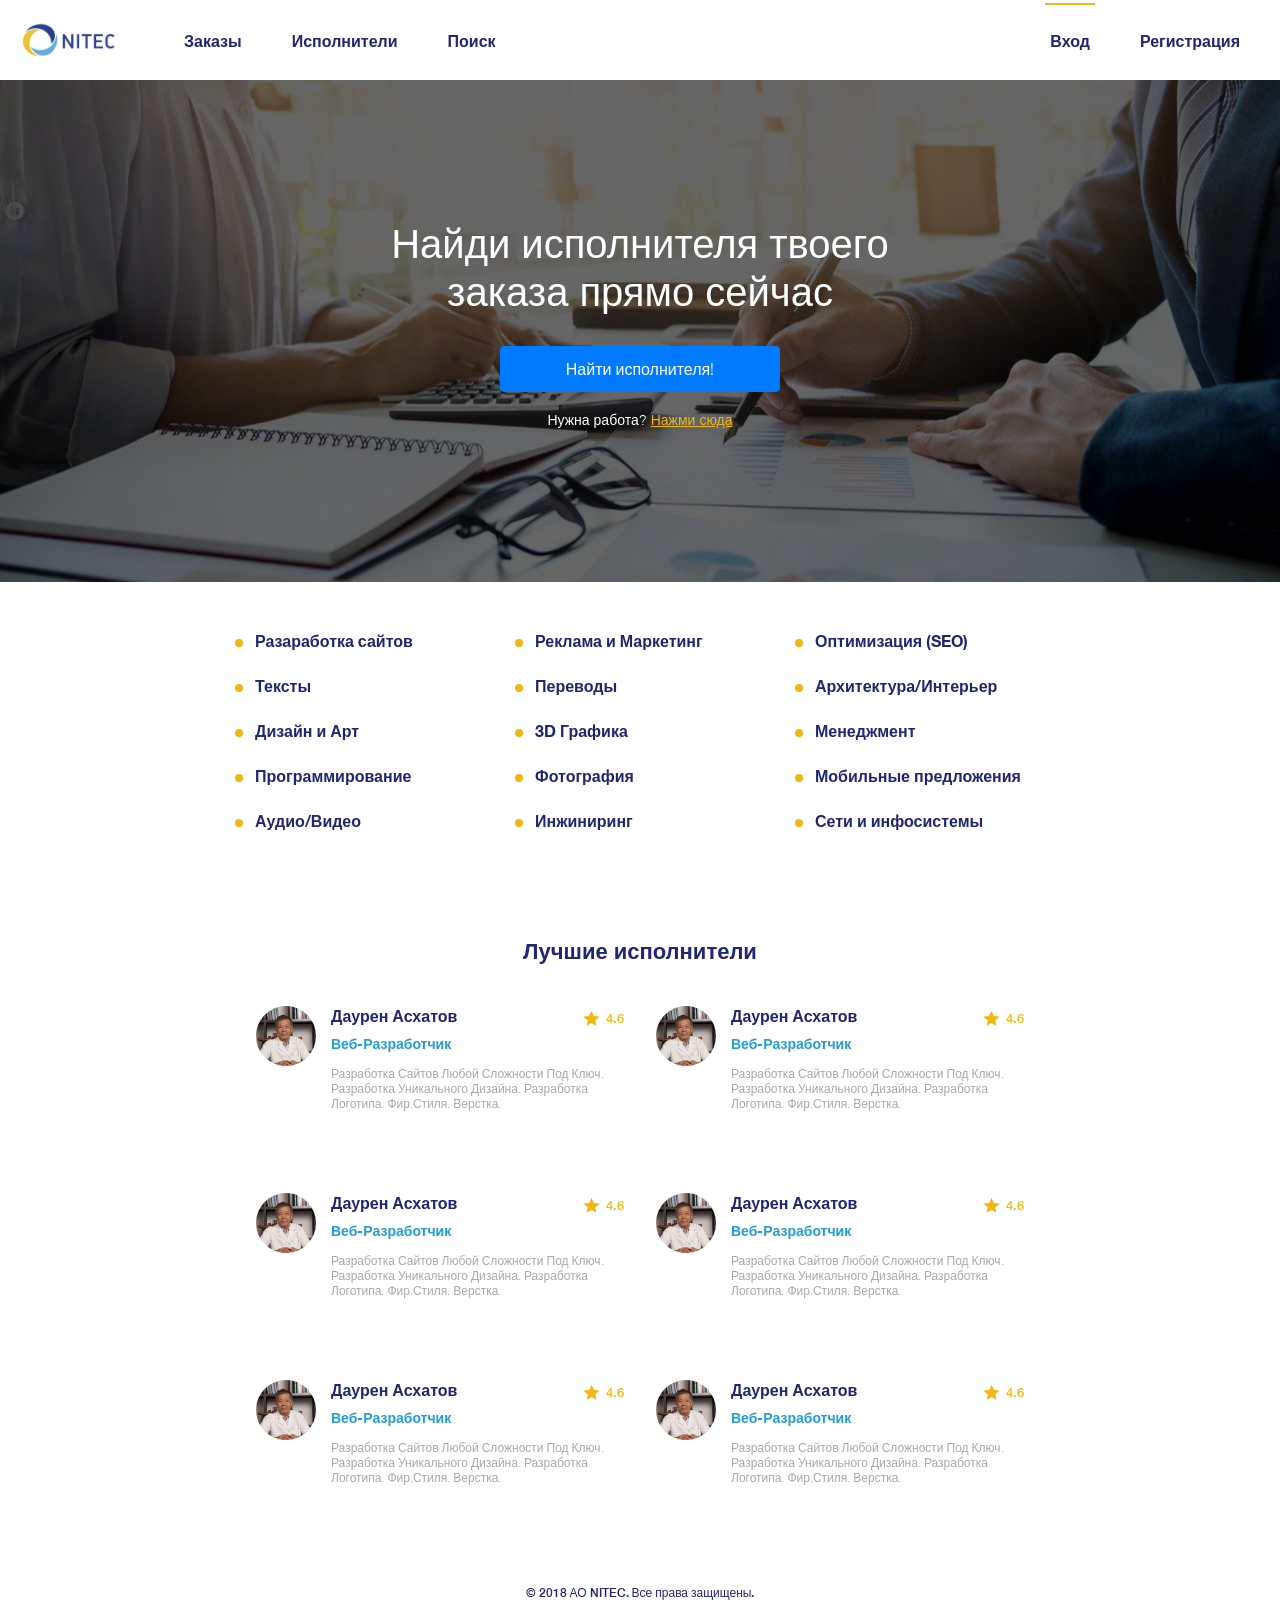
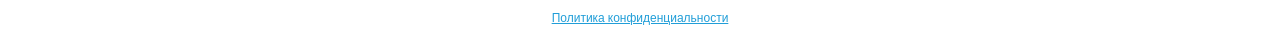
<file: index.html>
<!DOCTYPE html>
<html lang="en">
  <head>
    <meta charset="utf-8">
    <meta name="viewport" content="width=device-width, initial-scale=1, shrink-to-fit=no">
    <meta http-equiv="x-ua-compatible" content="ie=edge">
    <meta name="description" content="Клиника традиционной китайской медицины JENSIN. Лечение болезней сердечно-сосудистой системы и других внутренних органов">
    <meta name="keywords" content="лечение в китае, лечение в китае отзывы, традиционная китайская медицина, стоимость лечения, лечение грыжи, лечение суставов, госпитали китай лечение, иглотерапия, китай клиники лечение, китай лечебный тур, лечение детей, методы лечения китая">
    <meta name="author" content="Elefanto.kz">

    <title>Nitec</title>
    <link rel="shortcut icon" href="favicon.ico">

    <!-- build:css -->
    <link rel="stylesheet" href="assets/css/main.css">
    <!-- endbuild -->

  </head>

  <body>

    <nav class="navbar navbar-expand-lg">
      <div class="container">
        <a class="navbar-brand" href="/"><img src="./assets/img/logo.png" alt="Logo"></a>
        <button class="navbar-toggler" type="button" data-toggle="collapse" data-target="#navbarSupportedContent" aria-controls="navbarSupportedContent" aria-expanded="false" aria-label="Toggle navigation">
          <span class="navbar-toggler-icon">
             <span class="navbar-toggler-icon-line"></span>
          </span>
        </button>

        <div class="collapse navbar-collapse" id="navbarSupportedContent">
          <ul class="navbar-nav nav-left mr-auto">
            <li class="nav-item">
              <a class="nav-link" href="#section-advantages">Заказы</a>
            </li>
            <li class="nav-item">
              <a class="nav-link" href="#section-methods">Исполнители</a>
            </li>
            <li class="nav-item">
              <a class="nav-link" href="#section-guarantees">Поиск</a>
            </li>
          </ul>
          <ul class="navbar-nav nav-right">
            <li class="nav-item">
              <a class="nav-link active" href="#section-methods">Вход</a>
            </li>
            <li class="nav-item">
              <a class="nav-link" href="#section-guarantees">Регистрация</a>
            </li>
          </ul>
        </div>
      </div>
    </nav>


    <section class="section-main">
        <div class="container">
            <h1 class="mx-auto">Найди исполнителя твоего заказа прямо сейчас</h1>

            <a class="btn btn-primary mx-auto mt-5" style="width: 28rem" href="publish_project.html">Найти исполнителя!</a>

            <p class="mt-4">Нужна работа? <a href="#" class="underline">Нажми сюда</a></p>
        </div>
    </section>

    <section class="section-tasks-specification mx-auto">
        <div class="container">
            <h2>Спецификация задач</h2>

            <ul class="row">
                <li class="col-md-4 col-sm-6">Разаработка сайтов</li>
                <li class="col-md-4 col-sm-6">Реклама и Маркетинг</li>
                <li class="col-md-4 col-sm-6">Оптимизация (SEO)</li>
                <li class="col-md-4 col-sm-6">Тексты</li>
                <li class="col-md-4 col-sm-6">Переводы</li>
                <li class="col-md-4 col-sm-6">Архитектура/Интерьер</li>
                <li class="col-md-4 col-sm-6">Дизайн и Арт</li>
                <li class="col-md-4 col-sm-6">3D Графика</li>
                <li class="col-md-4 col-sm-6">Менеджмент</li>
                <li class="col-md-4 col-sm-6">Программирование</li>
                <li class="col-md-4 col-sm-6">Фотография</li>
                <li class="col-md-4 col-sm-6">Мобильные предложения</li>
                <li class="col-md-4 col-sm-6">Аудио/Видео</li>
                <li class="col-md-4 col-sm-6">Инжиниринг</li>
                <li class="col-md-4 col-sm-6">Сети и инфосистемы</li>
            </ul>
        </div>
    </section>

    <section class="section-best-performers mx-auto">
        <div class="container">
            <h2>Лучшие исполнители</h2>

            <ul class="row">
                <li class="col-md-6">
                    <div class="performer-img" style="background-image: url(assets/img/doctor.1.jpg)"></div>

                    <div class="performer-inf">
                        <div class="d-flex justify-content-between">
                            <h4>Даурен Асхатов</h4>
                            <div class="rate">4.6</div>
                        </div>
                        <p class="position">Веб-Разработчик</p>
                        <p class="description">
                            Разработка Сайтов Любой Сложности Под Ключ. Разработка Уникального Дизайна. Разработка Логотипа. Фир.Стиля. Верстка.
                        </p>
                    </div>
                </li>
                <li class="col-md-6">
                    <div class="performer-img" style="background-image: url(assets/img/doctor.1.jpg)"></div>

                    <div class="performer-inf">
                        <div class="d-flex justify-content-between">
                            <h4>Даурен Асхатов</h4>
                            <div class="rate">4.6</div>
                        </div>
                        <p class="position">Веб-Разработчик</p>
                        <p class="description">
                            Разработка Сайтов Любой Сложности Под Ключ. Разработка Уникального Дизайна. Разработка Логотипа. Фир.Стиля. Верстка.
                        </p>
                    </div>
                </li>
                <li class="col-md-6">
                    <div class="performer-img" style="background-image: url(assets/img/doctor.1.jpg)"></div>

                    <div class="performer-inf">
                        <div class="d-flex justify-content-between">
                            <h4>Даурен Асхатов</h4>
                            <div class="rate">4.6</div>
                        </div>
                        <p class="position">Веб-Разработчик</p>
                        <p class="description">
                            Разработка Сайтов Любой Сложности Под Ключ. Разработка Уникального Дизайна. Разработка Логотипа. Фир.Стиля. Верстка.
                        </p>
                    </div>
                </li>
                <li class="col-md-6">
                    <div class="performer-img" style="background-image: url(assets/img/doctor.1.jpg)"></div>

                    <div class="performer-inf">
                        <div class="d-flex justify-content-between">
                            <h4>Даурен Асхатов</h4>
                            <div class="rate">4.6</div>
                        </div>
                        <p class="position">Веб-Разработчик</p>
                        <p class="description">
                            Разработка Сайтов Любой Сложности Под Ключ. Разработка Уникального Дизайна. Разработка Логотипа. Фир.Стиля. Верстка.
                        </p>
                    </div>
                </li>
                <li class="col-md-6">
                    <div class="performer-img" style="background-image: url(assets/img/doctor.1.jpg)"></div>

                    <div class="performer-inf">
                        <div class="d-flex justify-content-between">
                            <h4>Даурен Асхатов</h4>
                            <div class="rate">4.6</div>
                        </div>
                        <p class="position">Веб-Разработчик</p>
                        <p class="description">
                            Разработка Сайтов Любой Сложности Под Ключ. Разработка Уникального Дизайна. Разработка Логотипа. Фир.Стиля. Верстка.
                        </p>
                    </div>
                </li>
                <li class="col-md-6">
                    <div class="performer-img" style="background-image: url(assets/img/doctor.1.jpg)"></div>

                    <div class="performer-inf">
                        <div class="d-flex justify-content-between">
                            <h4>Даурен Асхатов</h4>
                            <div class="rate">4.6</div>
                        </div>
                        <p class="position">Веб-Разработчик</p>
                        <p class="description">
                            Разработка Сайтов Любой Сложности Под Ключ. Разработка Уникального Дизайна. Разработка Логотипа. Фир.Стиля. Верстка.
                        </p>
                    </div>
                </li>
            </ul>
        </div>
    </section>

    <footer>
      <div class="container">
        <p class="mb-0">© 2018 АО NITEC. Все права защищены.</p>
        <a href="#" class="underline">Политика конфиденциальности</a>
      </div>
    </footer>

    <!-- build:js -->
    <script src="assets/js/main.js"></script>
     <!-- endbuild -->
  </body>

</html>
</file>
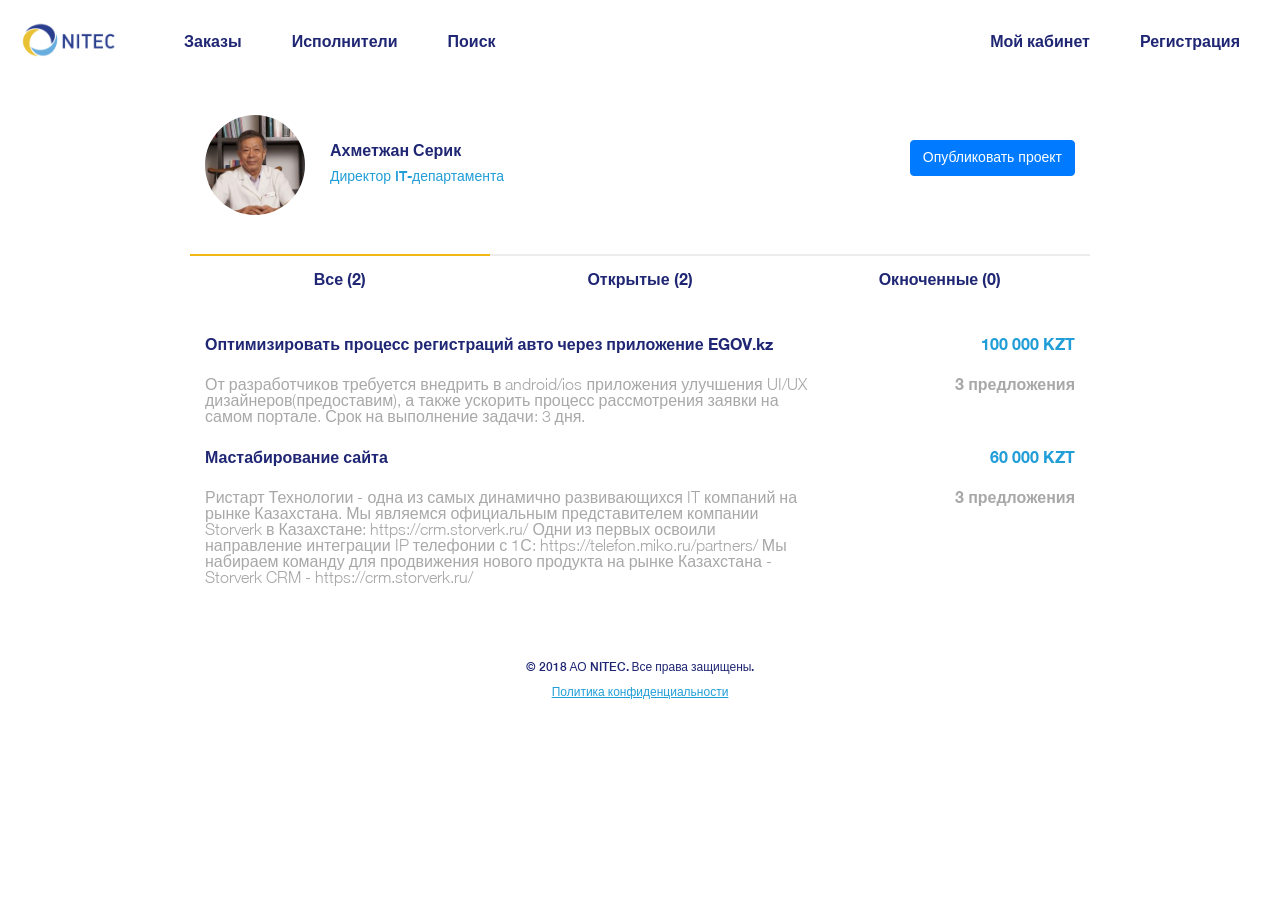
<file: my_profile.html>
<!DOCTYPE html>
<html lang="en">
  <head>
    <meta charset="utf-8">
    <meta name="viewport" content="width=device-width, initial-scale=1, shrink-to-fit=no">
    <meta http-equiv="x-ua-compatible" content="ie=edge">
    <meta name="description" content="Клиника традиционной китайской медицины JENSIN. Лечение болезней сердечно-сосудистой системы и других внутренних органов">
    <meta name="keywords" content="лечение в китае, лечение в китае отзывы, традиционная китайская медицина, стоимость лечения, лечение грыжи, лечение суставов, госпитали китай лечение, иглотерапия, китай клиники лечение, китай лечебный тур, лечение детей, методы лечения китая">
    <meta name="author" content="Elefanto.kz">

    <title>Nitec</title>
    <link rel="shortcut icon" href="favicon.ico">

    <!-- build:css -->
    <link rel="stylesheet" href="assets/css/main.css">
    <!-- endbuild -->

  </head>

  <body>

    <nav class="navbar navbar-expand-lg">
      <div class="container">
        <a class="navbar-brand" href="/"><img src="./assets/img/logo.png" alt="Logo"></a>
        <button class="navbar-toggler" type="button" data-toggle="collapse" data-target="#navbarSupportedContent" aria-controls="navbarSupportedContent" aria-expanded="false" aria-label="Toggle navigation">
          <span class="navbar-toggler-icon">
             <span class="navbar-toggler-icon-line"></span>
          </span>
        </button>

        <div class="collapse navbar-collapse" id="navbarSupportedContent">
          <ul class="navbar-nav nav-left mr-auto">
            <li class="nav-item">
              <a class="nav-link" href="#section-advantages">Заказы</a>
            </li>
            <li class="nav-item">
              <a class="nav-link" href="#section-methods">Исполнители</a>
            </li>
            <li class="nav-item">
              <a class="nav-link" href="#section-guarantees">Поиск</a>
            </li>
          </ul>
          <ul class="navbar-nav nav-right">
            <li class="nav-item">
              <a class="nav-link" href="my_profile.html">Мой кабинет</a>
            </li>
            <li class="nav-item">
              <a class="nav-link" href="#section-guarantees">Регистрация</a>
            </li>
          </ul>
        </div>
      </div>
    </nav>

    <section class="section-profile mx-auto">
        <div class="container">
            <div class="profile-info">
                <div class="profile-img d-inline-block" style="background-image: url(assets/img/doctor.1.jpg)"></div>

                <div style="padding: 2.5rem;">
                    <h4>Ахметжан Серик</h4>
                    <p style="font-size: 1.4rem; color: #219ed8; font-weight: 500;">Директор IT-департамента</p>
                </div>

                <a href="#" class="btn btn-primary ml-auto" style="height: 3.6rem; padding: 0.6rem 1.2rem; font-size: 1.4rem; font-weight: 500; margin-top: 2.5rem;">Опубликовать проект</a>
            </div>

            <div class="profile-tabs my-5 row">
                <a class="active col-4" href="#">Все (2)</a>
                <a class="col-4" href="#">Открытые (2)</a>
                <a class="col-4" href="#">Окноченные (0)</a>
            </div>

            <div class="profile-projects">
               <div class="project mb-3">
                   <div class="d-flex mb-3">
                       <a href="project_page.html" style="color: #1f2673; font-weight: bold; max-width: 70%;">Оптимизировать процесс регистраций авто через приложение EGOV.kz</a>

                       <p class="ml-auto" style="color: #219ed8; font-weight: bold;">100 000 KZT</p>
                   </div>
                   
                   <div class="d-flex">
                       <p style="line-height: 1.6rem;  max-width: 70%;">
                           От разработчиков требуется внедрить в android/ios приложения улучшения UI/UX дизайнеров(предоставим), а также ускорить процесс рассмотрения заявки на самом портале. Срок на выполнение задачи: 3 дня.
                       </p>

                       <p class="ml-auto" style="font-weight: bold; line-height: 1.6rem;">3 предложения</p>
                   </div>
               </div> 

               <div class="project mb-3">
                   <div class="d-flex mb-3">
                       <a href="project_page.html" style="color: #1f2673; font-weight: bold; max-width: 70%;">Мастабирование сайта</a>

                       <p class="ml-auto" style="color: #219ed8; font-weight: bold;">60 000 KZT</p>
                   </div>
                   
                   <div class="d-flex">
                       <p style="line-height: 1.6rem;  max-width: 70%;">
                           Ристарт Технологии - одна из самых динамично развивающихся IT компаний на рынке Казахстана. Мы являемся официальным представителем компании Storverk в Казахстане: https://crm.storverk.ru/ Одни из первых освоили направление интеграции IP телефонии с 1С: https://telefon.miko.ru/partners/ Мы набираем команду для продвижения нового продукта на рынке Казахстана - Storverk CRM - https://crm.storverk.ru/
                       </p>

                       <p class="ml-auto" style="font-weight: bold; line-height: 1.6rem;">3 предложения</p>
                   </div>
               </div> 
            </div>
        </div>
    </section>
    <footer id="section-contacts">
      <div class="container">
        <p class="mb-0">© 2018 АО NITEC. Все права защищены.</p>
        <a href="#" class="underline">Политика конфиденциальности</a>
      </div>
    </footer>

    <!-- build:js -->
    <script src="assets/js/main.js"></script>
     <!-- endbuild -->
  </body>

</html>
</file>
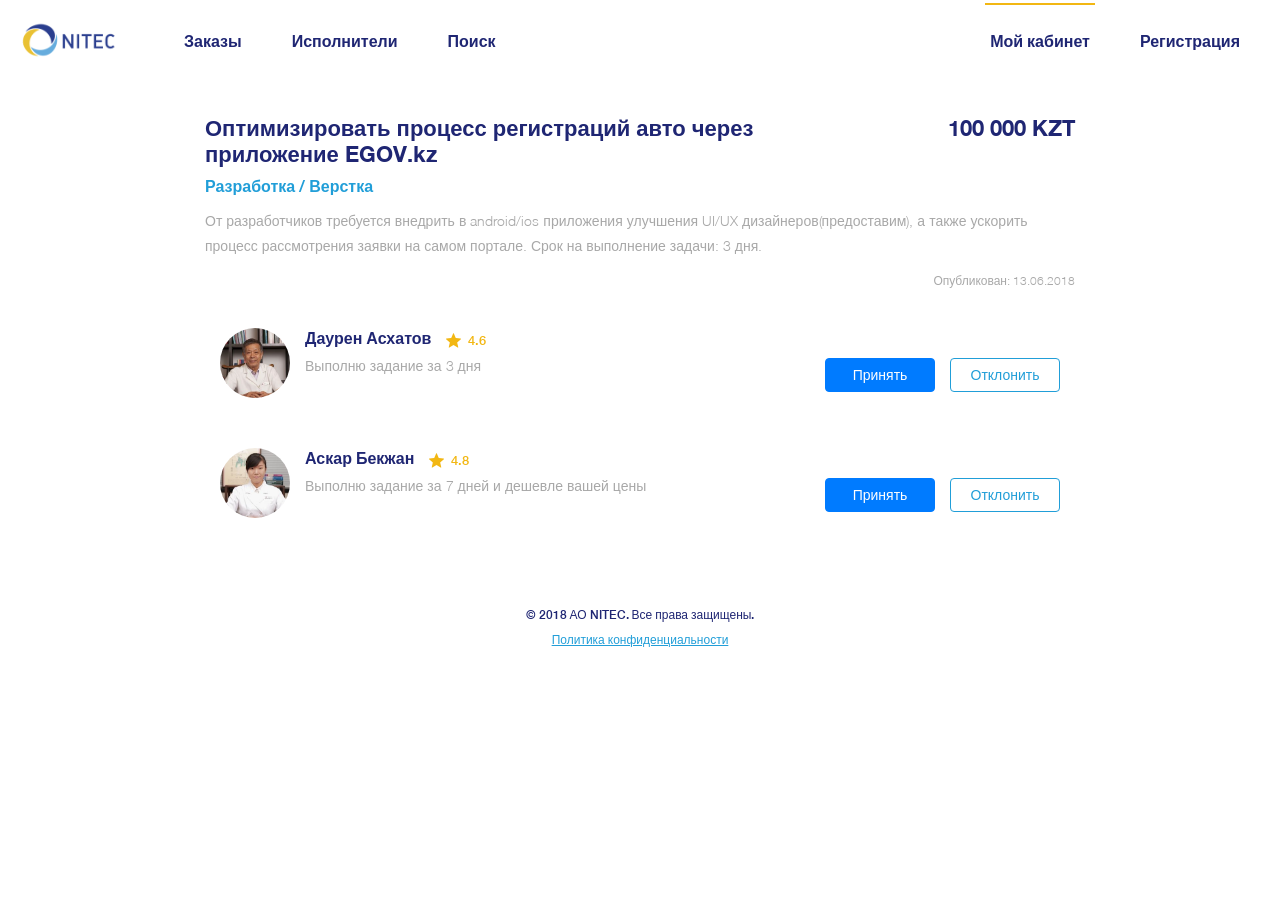
<file: project_page.html>
<!DOCTYPE html>
<html lang="en">
  <head>
    <meta charset="utf-8">
    <meta name="viewport" content="width=device-width, initial-scale=1, shrink-to-fit=no">
    <meta http-equiv="x-ua-compatible" content="ie=edge">
    <meta name="description" content="Клиника традиционной китайской медицины JENSIN. Лечение болезней сердечно-сосудистой системы и других внутренних органов">
    <meta name="keywords" content="лечение в китае, лечение в китае отзывы, традиционная китайская медицина, стоимость лечения, лечение грыжи, лечение суставов, госпитали китай лечение, иглотерапия, китай клиники лечение, китай лечебный тур, лечение детей, методы лечения китая">
    <meta name="author" content="Elefanto.kz">

    <title>Nitec</title>
    <link rel="shortcut icon" href="favicon.ico">

    <!-- build:css -->
    <link rel="stylesheet" href="assets/css/main.css">
    <!-- endbuild -->

  </head>

  <body>

    <nav class="navbar navbar-expand-lg">
      <div class="container">
        <a class="navbar-brand" href="/"><img src="./assets/img/logo.png" alt="Logo"></a>
        <button class="navbar-toggler" type="button" data-toggle="collapse" data-target="#navbarSupportedContent" aria-controls="navbarSupportedContent" aria-expanded="false" aria-label="Toggle navigation">
          <span class="navbar-toggler-icon">
             <span class="navbar-toggler-icon-line"></span>
          </span>
        </button>

        <div class="collapse navbar-collapse" id="navbarSupportedContent">
          <ul class="navbar-nav nav-left mr-auto">
            <li class="nav-item">
              <a class="nav-link" href="#section-advantages">Заказы</a>
            </li>
            <li class="nav-item">
              <a class="nav-link" href="#section-methods">Исполнители</a>
            </li>
            <li class="nav-item">
              <a class="nav-link" href="#section-guarantees">Поиск</a>
            </li>
          </ul>
          <ul class="navbar-nav nav-right">
            <li class="nav-item">
              <a class="nav-link active" href="my_profile.html">Мой кабинет</a>
            </li>
            <li class="nav-item">
              <a class="nav-link" href="#section-guarantees">Регистрация</a>
            </li>
          </ul>
        </div>
      </div>
    </nav>

    <section class="section-project mx-auto">
        <div class="container">
            <div>
                <div class="d-md-flex">
                    <h2 style="max-width: 75%; text-align: left;">Оптимизировать процесс регистраций авто через приложение EGOV.kz</h2>
                    <h2 class="ml-auto text-left">100 000 KZT</h2>
                </div>
                <p style="color: #219ed8; font-weight: bold;">Разработка / Верстка</p>
                <p style="font-size: 1.4rem;">От разработчиков требуется внедрить в android/ios приложения улучшения UI/UX дизайнеров(предоставим), а также ускорить процесс рассмотрения заявки на самом портале. Срок на выполнение задачи: 3 дня.</p>
                <p style="font-size: 1.2rem; text-align: right;">Опубликован: 13.06.2018</p>
            </div>

            <ul>
                <li>
                    <div class="performer-img" style="background-image: url(assets/img/doctor.1.jpg)"></div>

                    <div class="performer-info">
                        <div class="d-flex">
                            <h4>Даурен Асхатов</h4>
                            <div class="rate ml-4">4.6</div>
                        </div>
                        <p class="description">
                            Выполню задание за 3 дня
                        </p>
                    </div>

                    <button class="btn btn-primary ml-auto mt-5">Принять</button>
                    <button class="btn btn-transparent ml-4 mt-5">Отклонить</button>
                </li>

                <li>
                    <div class="performer-img" style="background-image: url(assets/img/doctor.2.jpg)"></div>

                    <div class="performer-info">
                        <div class="d-flex">
                            <h4>Аскар Бекжан</h4>
                            <div class="rate ml-4">4.8</div>
                        </div>
                        <p class="description">
                            Выполню задание за 7 дней и дешевле вашей цены
                        </p>
                    </div>

                    <button class="btn btn-primary ml-auto mt-5">Принять</button>
                    <button class="btn btn-transparent ml-4 mt-5">Отклонить</button>
                </li>
            </ul>
        </div>
    </section>

    <footer id="section-contacts">
      <div class="container">
        <p class="mb-0">© 2018 АО NITEC. Все права защищены.</p>
        <a href="#" class="underline">Политика конфиденциальности</a>
      </div>
    </footer>

    <!-- build:js -->
    <script src="assets/js/main.js"></script>
     <!-- endbuild -->
  </body>

</html>
</file>
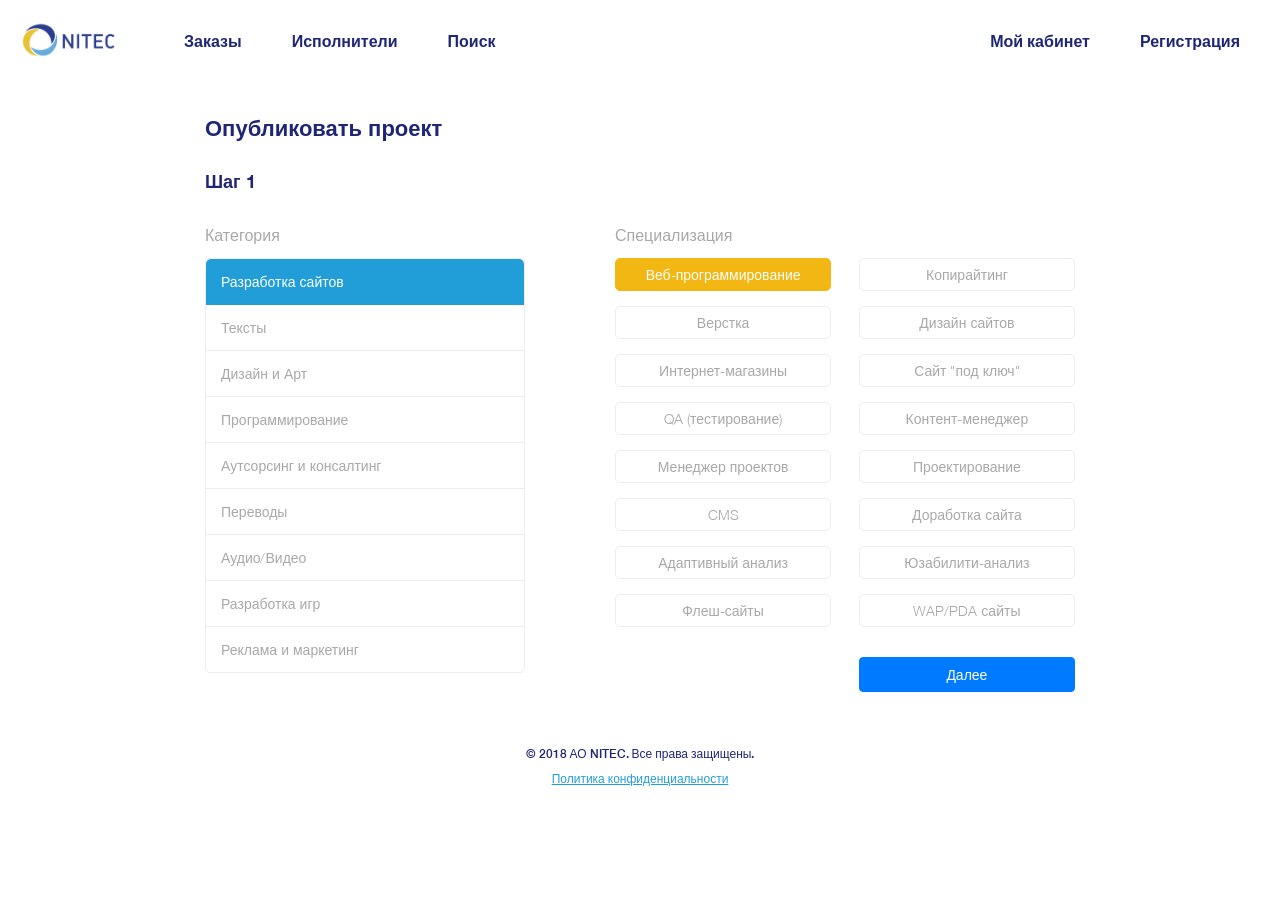
<file: publish_project.html>
<!DOCTYPE html>
<html lang="en">
  <head>
    <meta charset="utf-8">
    <meta name="viewport" content="width=device-width, initial-scale=1, shrink-to-fit=no">
    <meta http-equiv="x-ua-compatible" content="ie=edge">
    <meta name="description" content="Клиника традиционной китайской медицины JENSIN. Лечение болезней сердечно-сосудистой системы и других внутренних органов">
    <meta name="keywords" content="лечение в китае, лечение в китае отзывы, традиционная китайская медицина, стоимость лечения, лечение грыжи, лечение суставов, госпитали китай лечение, иглотерапия, китай клиники лечение, китай лечебный тур, лечение детей, методы лечения китая">
    <meta name="author" content="Elefanto.kz">

    <title>Nitec</title>
    <link rel="shortcut icon" href="favicon.ico">

    <!-- build:css -->
    <link rel="stylesheet" href="assets/css/main.css">
    <!-- endbuild -->

  </head>

  <body>

    <nav class="navbar navbar-expand-lg">
      <div class="container">
        <a class="navbar-brand" href="/"><img src="./assets/img/logo.png" alt="Logo"></a>
        <button class="navbar-toggler" type="button" data-toggle="collapse" data-target="#navbarSupportedContent" aria-controls="navbarSupportedContent" aria-expanded="false" aria-label="Toggle navigation">
          <span class="navbar-toggler-icon">
             <span class="navbar-toggler-icon-line"></span>
          </span>
        </button>

        <div class="collapse navbar-collapse" id="navbarSupportedContent">
          <ul class="navbar-nav nav-left mr-auto">
            <li class="nav-item">
              <a class="nav-link" href="#section-advantages">Заказы</a>
            </li>
            <li class="nav-item">
              <a class="nav-link" href="#section-methods">Исполнители</a>
            </li>
            <li class="nav-item">
              <a class="nav-link" href="#section-guarantees">Поиск</a>
            </li>
          </ul>
          <ul class="navbar-nav nav-right">
            <li class="nav-item">
              <a class="nav-link" href="#section-methods">Мой кабинет</a>
            </li>
            <li class="nav-item">
              <a class="nav-link" href="#section-guarantees">Регистрация</a>
            </li>
          </ul>
        </div>
      </div>
    </nav>

    <section class="section-add-project mx-auto">
        <div class="container">
            <h2 class="mb-5">Опубликовать проект</h2>

            <div class="project-step-1">
                <h3 class="w-100">Шаг 1</h3>

                <div class="project-category">
                    <p>Категория</p>
                    <ul>
                        <li class="active">Разработка сайтов</li>
                        <li>Тексты</li>
                        <li>Дизайн и Арт</li>
                        <li>Программирование</li>
                        <li>Аутсорсинг и консалтинг</li>
                        <li>Переводы</li>
                        <li>Аудио/Видео</li>
                        <li>Разработка игр</li>
                        <li>Реклама и маркетинг</li>
                    </ul>
                </div>

                <div class="project-specialization">
                    <p>Специализация</p>
                    <ul>
                        <li class="active">Веб-программирование</li>
                        <li>Копирайтинг</li>
                        <li>Верстка</li>
                        <li>Дизайн сайтов</li>
                        <li>Интернет-магазины</li>
                        <li>Сайт "под ключ"</li>
                        <li>QA (тестирование)</li>
                        <li>Контент-менеджер</li>
                        <li>Менеджер проектов</li>
                        <li>Проектирование</li>
                        <li>CMS</li>
                        <li>Доработка сайта</li>
                        <li>Адаптивный анализ</li>
                        <li>Юзабилити-анализ</li>
                        <li>Флеш-сайты</li>
                        <li>WAP/PDA сайты</li>
                    </ul>

                    <button class="btn btn-primary clearfix">Далее</button>
                </div>
            </div>

            <div class="project-step-2">
                <h3 class="w-100">Шаг 2</h3>

                <form>
                    <div class="mb-4">
                        <label>Название</label>
                        <input type="text" name="name" placeholder="Введите название проекта">
                    </div>

                    <div class="mb-4">
                        <label>Описание</label>
                        <textarea placeholder="Введите описание проекта"></textarea>
                    </div>

                    <button class="btn btn-transparent mb-4">Загрузить фото</button>

                    <div class="mb-5">
                        <label>Бюджет</label>
                        <input class="input-money" type="text" placeholder="Введите бюджет в KZT">
                    </div>

                    <a href="my_profile.html" class="btn btn-primary">Опубликовать</a>
                </form>
            </div>

        </div>
    </section>

    <footer id="section-contacts">
      <div class="container">
        <p class="mb-0">© 2018 АО NITEC. Все права защищены.</p>
        <a href="#" class="underline">Политика конфиденциальности</a>
      </div>
    </footer>

    <!-- build:js -->
    <script src="assets/js/main.js"></script>
     <!-- endbuild -->
  </body>

</html>
</file>
